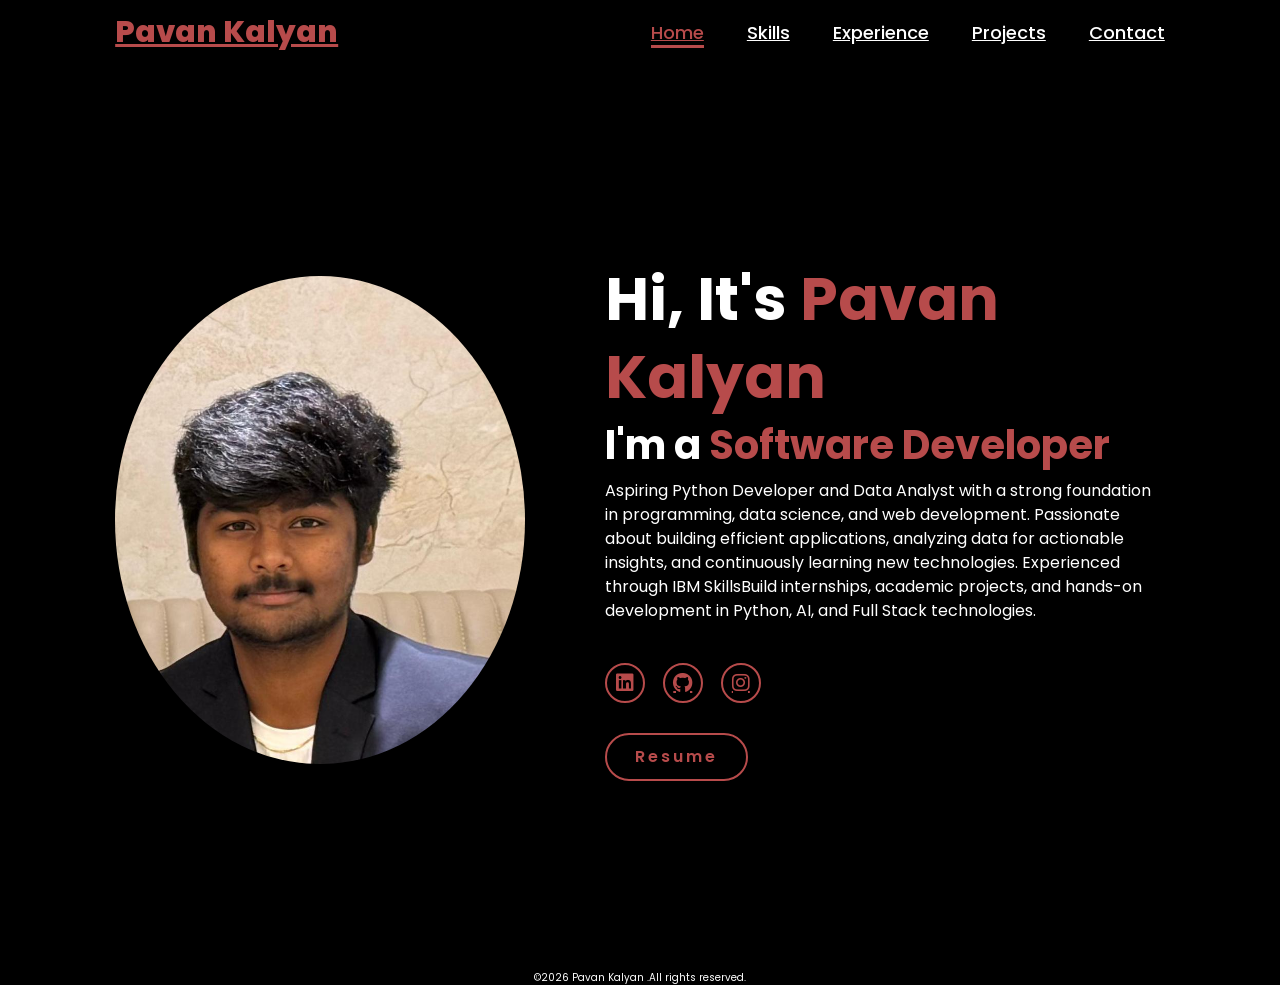
<file: index.html>
<!DOCTYPE html>
<html lang="en">

<head>
    <meta charset="UTF-8">
    <meta name="viewport" content="width=device-width, initial-scale=1.0">
    <link rel="stylesheet" href="https://cdnjs.cloudflare.com/ajax/libs/font-awesome/6.5.2/css/all.min.css">
    <link href="https://cdn.jsdelivr.net/npm/bootstrap@5.3.8/dist/css/bootstrap.min.css" rel="stylesheet"
        integrity="sha384-sRIl4kxILFvY47J16cr9ZwB07vP4J8+LH7qKQnuqkuIAvNWLzeN8tE5YBujZqJLB" crossorigin="anonymous">
    <link rel="stylesheet" href="style.css">
    <title>Portfolio Website</title>
</head>

<body style="padding: 0%;">
    <header>
        <a href="#" class="logo">Pavan Kalyan </a>

        <nav>
            <a href="index.html" class="active"> Home</a>
            <a href="skills.html">Skills</a>
            <a href="experience.html">Experience</a>
            <a href="projects.html">Projects</a>
            <a href="contact.html">Contact</a>
        </nav>
    </header>
    <section class="home">
        <div class="home-img">
            <img src="home.jpeg" alt="">
        </div>
        <div class="home-content">
            <h1>Hi, It's <span>Pavan Kalyan</span></h1>
            <h3 class="typing-text">I'm a <span></span></h3>
            <p>Aspiring Python Developer and Data Analyst with a strong foundation in programming, data science, and web
                development. Passionate about building efficient applications, analyzing data for actionable insights,
                and continuously learning new technologies. Experienced through IBM SkillsBuild internships, academic
                projects, and hands-on development in Python, AI, and Full Stack technologies.
            </p>
            <div class="social-icons">
                <a href="https://www.linkedin.com/in/venkat-pavan-kalyan-kunchala-11a5a7319/"><i
                        class="fa-brands fa-linkedin"></i></a>
                <a href="https://github.com/pavan100305"><i class="fa-brands fa-github"></i></a>
                <a href="https://www.instagram.com/lostinshinen/"><i class="fa-brands fa-instagram"></i></a>
            </div>
            <a href="Resume Venkat Pavan Kalyan.pdf" download="Pavan_kalyan_Resume.pdf" class="btn">Resume</a>
        </div>
    </section>
</body>
<footer class="home">&copy;2026 Pavan Kalyan .All rights reserved.</footer>
</html>
</file>
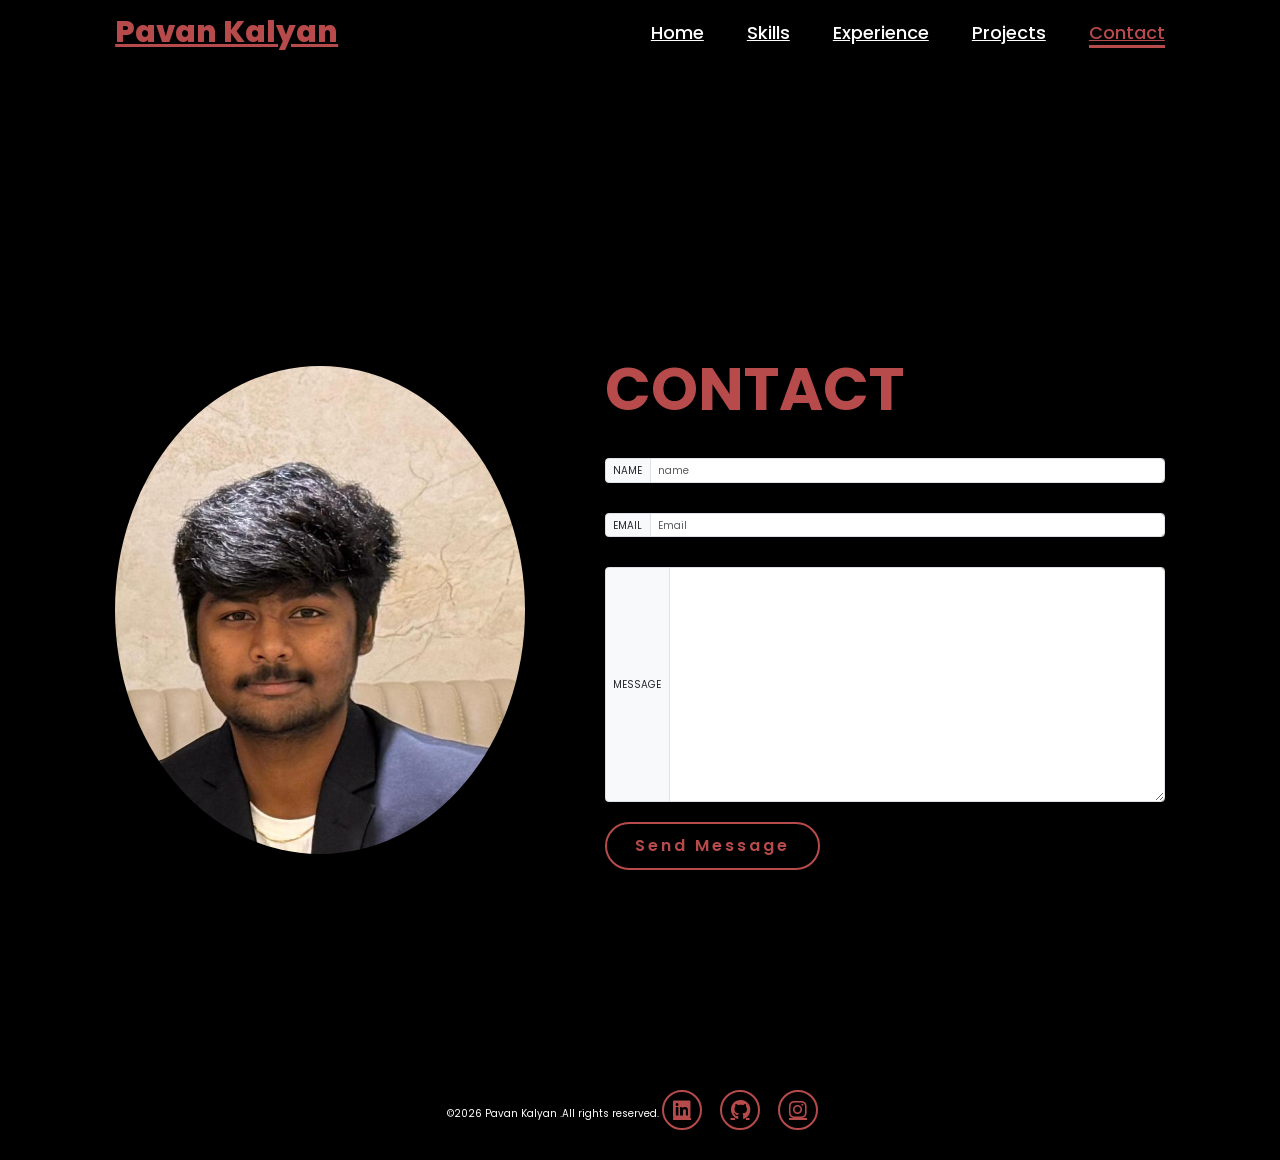
<file: contact.html>
<!DOCTYPE html>
<html lang="en">

<head>
    <meta charset="UTF-8">
    <meta name="viewport" content="width=device-width, initial-scale=1.0">
    <link rel="stylesheet" href="https://cdnjs.cloudflare.com/ajax/libs/font-awesome/6.5.2/css/all.min.css">
    <link href="https://cdn.jsdelivr.net/npm/bootstrap@5.3.8/dist/css/bootstrap.min.css" rel="stylesheet"
        integrity="sha384-sRIl4kxILFvY47J16cr9ZwB07vP4J8+LH7qKQnuqkuIAvNWLzeN8tE5YBujZqJLB" crossorigin="anonymous">
    <link rel="stylesheet" href="style.css">
    <title>Portfolio Website</title>
</head>

<body>
    <header>
        <a href="#" class="logo">Pavan Kalyan </a>

        <nav>
            <a href="index.html"> Home</a>
            <a href="skills.html">Skills</a>
            <a href="experience.html">Experience</a>
            <a href="projects.html">Projects</a>
            <a href="contact.html" class="active">Contact</a>
        </nav>
    </header>
    <section class="home">
        <div class="home-img">
            <img src="home.jpeg" alt="">
        </div>
        <div class="home-content">
            <h1> <span>CONTACT</span></h1>
            <div class="skills-container">
                <div class="input-group mb-3">
                    <span class="input-group-text" id="basic-addon1">NAME</span>
                    <input type="text" class="form-control" placeholder="name" required>
                </div>
                <div class="input-group mb-3">
                    <span class="input-group-text" id="basic-addon1">EMAIL</span>
                    <input type="email" class="form-control" placeholder="Email" required>
                </div>
                <div class="input-group">
                    <span class="input-group-text">MESSAGE</span>
                    <textarea class="form-control" aria-label="With textarea" rows="15" required> </textarea>
                </div>
                <button type="submit" class="btn">Send Message</button>
            </div>
        </div>
    </section>
</body>
<footer class="home">
    <div class="social-icons"> &copy;2026 Pavan Kalyan .All rights reserved.
        <a href="https://www.linkedin.com/in/venkat-pavan-kalyan-kunchala-11a5a7319/"><i class="fa-brands fa-linkedin"></i></a>
        <a href="https://github.com/pavan100305"><i class="fa-brands fa-github"></i></a>
        <a href="https://www.instagram.com/lostinshinen/"><i class="fa-brands fa-instagram"></i></a>
    </div>
</footer>

</html>
</file>
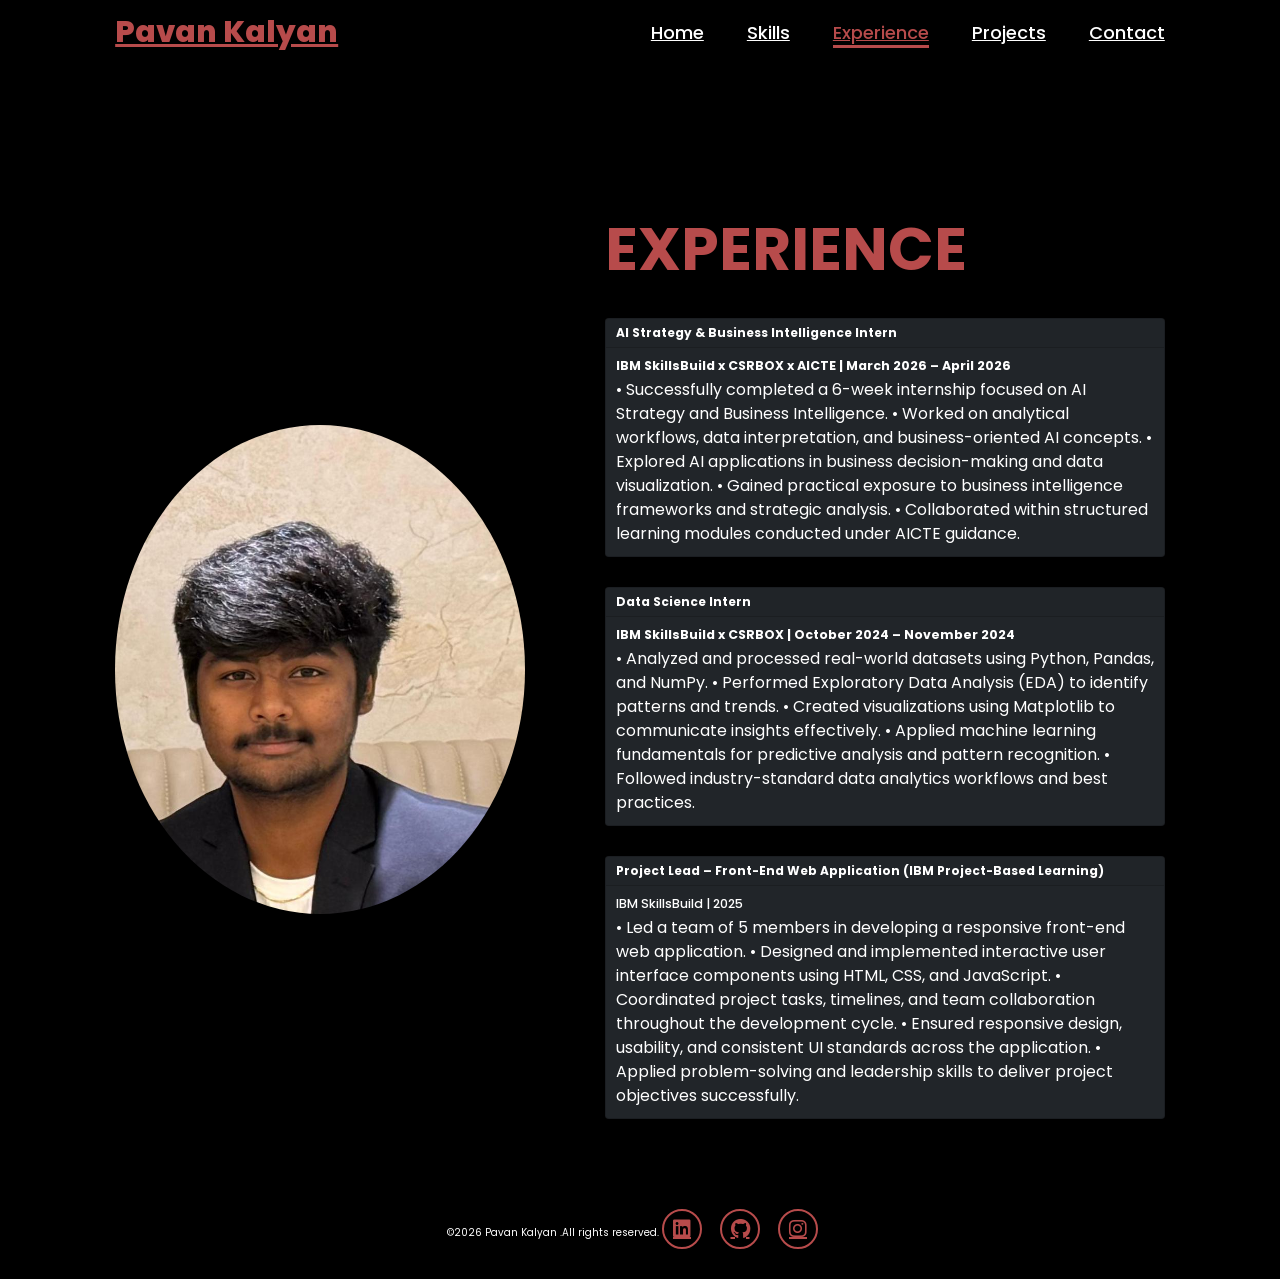
<file: experience.html>
<!DOCTYPE html>
<html lang="en">

<head>
    <meta charset="UTF-8">
    <meta name="viewport" content="width=device-width, initial-scale=1.0">
    <link rel="stylesheet" href="https://cdnjs.cloudflare.com/ajax/libs/font-awesome/6.5.2/css/all.min.css">
    <link href="https://cdn.jsdelivr.net/npm/bootstrap@5.3.8/dist/css/bootstrap.min.css" rel="stylesheet"
        integrity="sha384-sRIl4kxILFvY47J16cr9ZwB07vP4J8+LH7qKQnuqkuIAvNWLzeN8tE5YBujZqJLB" crossorigin="anonymous">
    <link rel="stylesheet" href="style.css">
    <title>Portfolio Website</title>
</head>

<body>
    <header>
        <a href="#" class="logo">Pavan Kalyan </a>

        <nav>
            <a href="index.html"> Home</a>
            <a href="skills.html">Skills</a>
            <a href="experience.html" class="active">Experience</a>
            <a href="projects.html">Projects</a>
            <a href="contact.html">Contact</a>
        </nav>
    </header>
    <section class="home">
        <div class="home-img">
            <img src="home.jpeg" alt="">
        </div>
        <div class="home-content">
            <h1> <span>EXPERIENCE</span></h1>
            <div class="skills-container">
                <div class="card text-bg-dark mb-3" style="max-width: auto;">
                    <div class="card-header" style="font-size: larger;"><b>AI Strategy & Business Intelligence Intern </b></div>
                    <div class="card-body">
                        <h5 class="card-title"> <b>IBM SkillsBuild x CSRBOX x AICTE | March 2026 – April 2026</b></h5>
                        <p class="card-text">
                            • Successfully completed a 6-week internship focused on AI Strategy and Business
                            Intelligence.
                            • Worked on analytical workflows, data interpretation, and business-oriented AI concepts.
                            • Explored AI applications in business decision-making and data visualization.
                            • Gained practical exposure to business intelligence frameworks and strategic analysis.
                            • Collaborated within structured learning modules conducted under AICTE guidance.</p>
                    </div>
                </div>
                <div class="card text-bg-dark mb-3" style="max-width: auto;">
                    <div class="card-header" style="font-size: larger;"><b>Data Science Intern </b></div>
                    <div class="card-body">
                        <h5 class="card-title"><b>IBM SkillsBuild x CSRBOX | October 2024 – November 2024 </b></h5>
                        <p class="card-text">
                            • Analyzed and processed real-world datasets using Python, Pandas, and NumPy.
                            • Performed Exploratory Data Analysis (EDA) to identify patterns and trends.
                            • Created visualizations using Matplotlib to communicate insights effectively.
                            • Applied machine learning fundamentals for predictive analysis and pattern recognition.
                            • Followed industry-standard data analytics workflows and best practices.</p>
                    </div>
                </div>
                <div class="card text-bg-dark mb-3" style="max-width: auto;">
                    <div class="card-header" style="font-size: larger;"><b>Project Lead – Front-End Web Application (IBM
                            Project-Based Learning) </b></div>
                    <div class="card-body">
                        <h5 class="card-title">IBM SkillsBuild | 2025</h5>
                        <p class="card-text">
                            • Led a team of 5 members in developing a responsive front-end web application.
                            • Designed and implemented interactive user interface components using HTML, CSS, and
                            JavaScript.
                            • Coordinated project tasks, timelines, and team collaboration throughout the development
                            cycle.
                            • Ensured responsive design, usability, and consistent UI standards across the application.
                            • Applied problem-solving and leadership skills to deliver project objectives successfully.
                        </p>
                    </div>
                </div>
            </div>
        </div>
    </section>
</body>
<footer class="home"> <div class="social-icons">&copy;2026 Pavan Kalyan .All rights reserved.

                    <a href="https://www.linkedin.com/in/venkat-pavan-kalyan-kunchala-11a5a7319/"><i
                        class="fa-brands fa-linkedin"></i></a>
                <a href="https://github.com/pavan100305"><i class="fa-brands fa-github"></i></a>
                <a href="https://www.instagram.com/lostinshinen/"><i class="fa-brands fa-instagram"></i></a>
                </div>
                </footer>
</html>
</file>
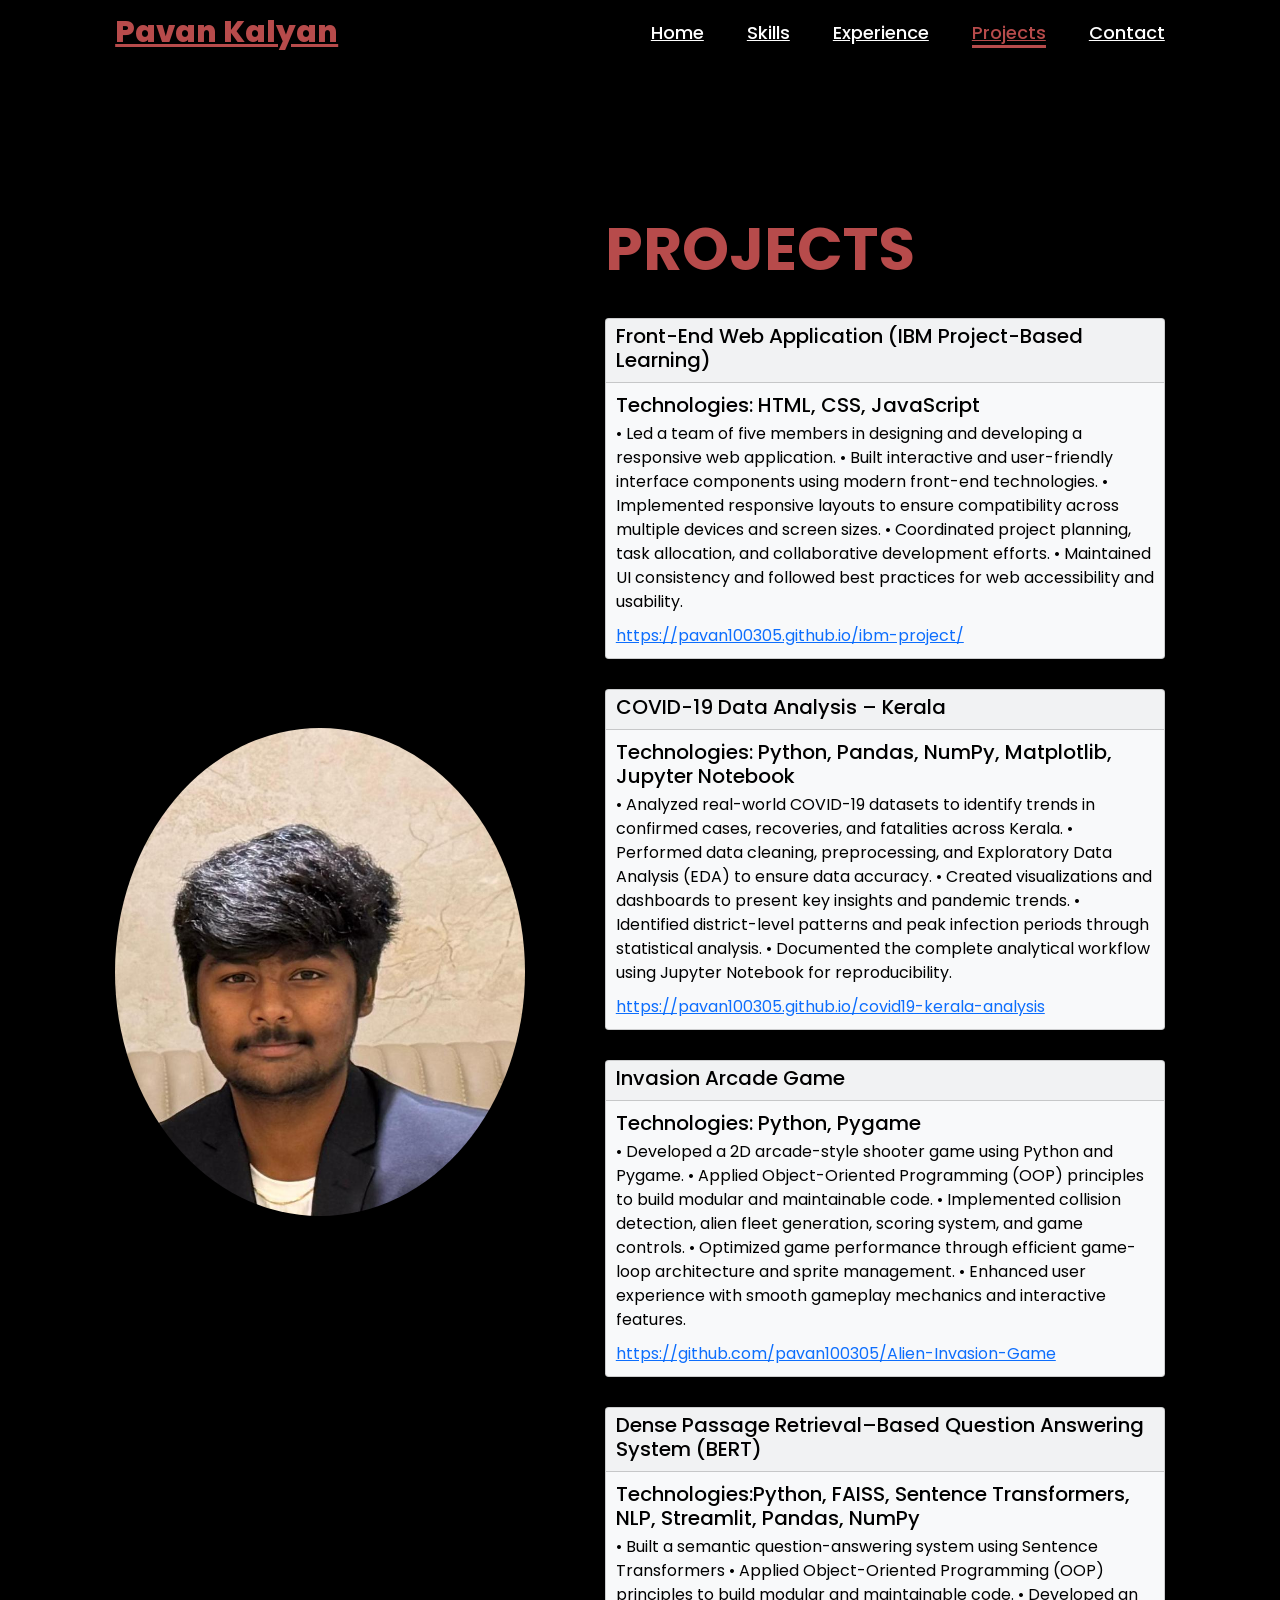
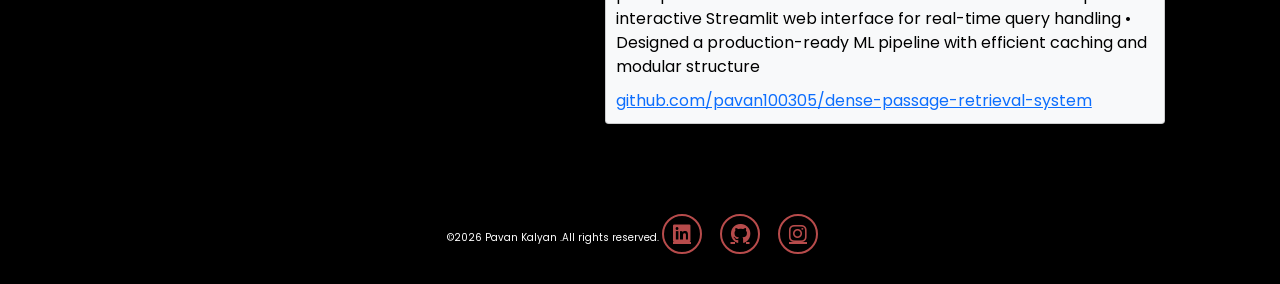
<file: projects.html>
<!DOCTYPE html>
<html lang="en">

<head>
  <meta charset="UTF-8">
  <meta name="viewport" content="width=device-width, initial-scale=1.0">
  <link rel="stylesheet" href="https://cdnjs.cloudflare.com/ajax/libs/font-awesome/6.5.2/css/all.min.css">
  <link href="https://cdn.jsdelivr.net/npm/bootstrap@5.3.8/dist/css/bootstrap.min.css" rel="stylesheet"
    integrity="sha384-sRIl4kxILFvY47J16cr9ZwB07vP4J8+LH7qKQnuqkuIAvNWLzeN8tE5YBujZqJLB" crossorigin="anonymous">
  <link rel="stylesheet" href="style.css">
  <title>Portfolio Website</title>
</head>

<body>
  <header>
    <a href="#" class="logo">Pavan Kalyan </a>

    <nav>
      <a href="index.html"> Home</a>
      <a href="skills.html">Skills</a>
      <a href="experience.html">Experience</a>
      <a href="projects.html" class="active">Projects</a>
      <a href="contact.html">Contact</a>
    </nav>
  </header>
  <section class="home">
    <div class="home-img">
      <img src="home.jpeg" alt="">
    </div>
    <div class="home-content">

      <h1> <span>PROJECTS</span></h1>
      <div class="skills-container">
        <div class="card text-bg-light mb-3 " style="max-width: auto;">
          <div class="card-header">
            <h2>Front-End Web Application (IBM Project-Based Learning)</h2>
          </div>
          <div class="card-body">
            <h2 class="card-title">Technologies: HTML, CSS, JavaScript</h2>
            <p class="card-text" style="font-size: medium;">• Led a team of five members in designing and developing a
              responsive web application.
              • Built interactive and user-friendly interface components using modern front-end technologies.
              • Implemented responsive layouts to ensure compatibility across multiple devices and screen sizes.
              • Coordinated project planning, task allocation, and collaborative development efforts.
              • Maintained UI consistency and followed best practices for web accessibility and usability.</p>
            <a href="https://pavan100305.github.io/ibm-project/"
              style="font-size: medium;">https://pavan100305.github.io/ibm-project/</a>
          </div>
        </div>
        <div class="card text-bg-light mb-3" style="max-width: auto;">
          <div class="card-header">
            <h2>COVID-19 Data Analysis – Kerala</h2>
          </div>
          <div class="card-body">
            <h2 class="card-title">Technologies: Python, Pandas, NumPy, Matplotlib, Jupyter Notebook</h2>
            <p class="card-text" style="font-size: medium;">
              • Analyzed real-world COVID-19 datasets to identify trends in confirmed cases, recoveries, and fatalities
              across Kerala.
              • Performed data cleaning, preprocessing, and Exploratory Data Analysis (EDA) to ensure data accuracy.
              • Created visualizations and dashboards to present key insights and pandemic trends.
              • Identified district-level patterns and peak infection periods through statistical analysis.
              • Documented the complete analytical workflow using Jupyter Notebook for reproducibility.</p>
            <a href="https://pavan100305.github.io/covid19-kerala-analysis"
              style="font-size: medium;">https://pavan100305.github.io/covid19-kerala-analysis </a>
          </div>
        </div>
        <div class="card text-bg-light mb-3" style="max-width: auto;">
          <div class="card-header">
            <h2> Invasion Arcade Game </h2>
          </div>
          <div class="card-body">
            <h2 class="card-title">Technologies: Python, Pygame</h2>
            <p class="card-text" style="font-size: medium;">
              • Developed a 2D arcade-style shooter game using Python and Pygame.
              • Applied Object-Oriented Programming (OOP) principles to build modular and maintainable code.
              • Implemented collision detection, alien fleet generation, scoring system, and game controls.
              • Optimized game performance through efficient game-loop architecture and sprite management.
              • Enhanced user experience with smooth gameplay mechanics and interactive features.</p>
            <a href="https://github.com/pavan100305/Alien-Invasion-Game"
              style="font-size: medium;">https://github.com/pavan100305/Alien-Invasion-Game</a>
          </div>
        </div>
        <div class="card text-bg-light mb-3" style="max-width: auto;">
          <div class="card-header">
            <h2>Dense Passage Retrieval–Based Question Answering System (BERT)</h2>
          </div>
          <div class="card-body">
            <h2 class="card-title">Technologies:Python, FAISS, Sentence Transformers, NLP, Streamlit, Pandas, NumPy</h2>
            <p class="card-text" style="font-size: medium;">
              • Built a semantic question-answering system using Sentence Transformers
              • Applied Object-Oriented Programming (OOP) principles to build modular and maintainable code.
              • Developed an interactive Streamlit web interface for real-time query handling
              • Designed a production-ready ML pipeline with efficient caching and modular structure</p>
            <a href=" github.com/pavan100305/dense-passage-retrieval-system " style="font-size: medium;">
              github.com/pavan100305/dense-passage-retrieval-system</a>
          </div>
        </div>
      </div>
    </div>
  </section>

</body>
<footer class="home"> <div class="social-icons">&copy;2026 Pavan Kalyan .All rights reserved.
                    <a href="https://www.linkedin.com/in/venkat-pavan-kalyan-kunchala-11a5a7319/"><i
                        class="fa-brands fa-linkedin"></i></a>
                <a href="https://github.com/pavan100305"><i class="fa-brands fa-github"></i></a>
                <a href="https://www.instagram.com/lostinshinen/"><i class="fa-brands fa-instagram"></i></a>
                </div>
</footer>
</html>
</file>
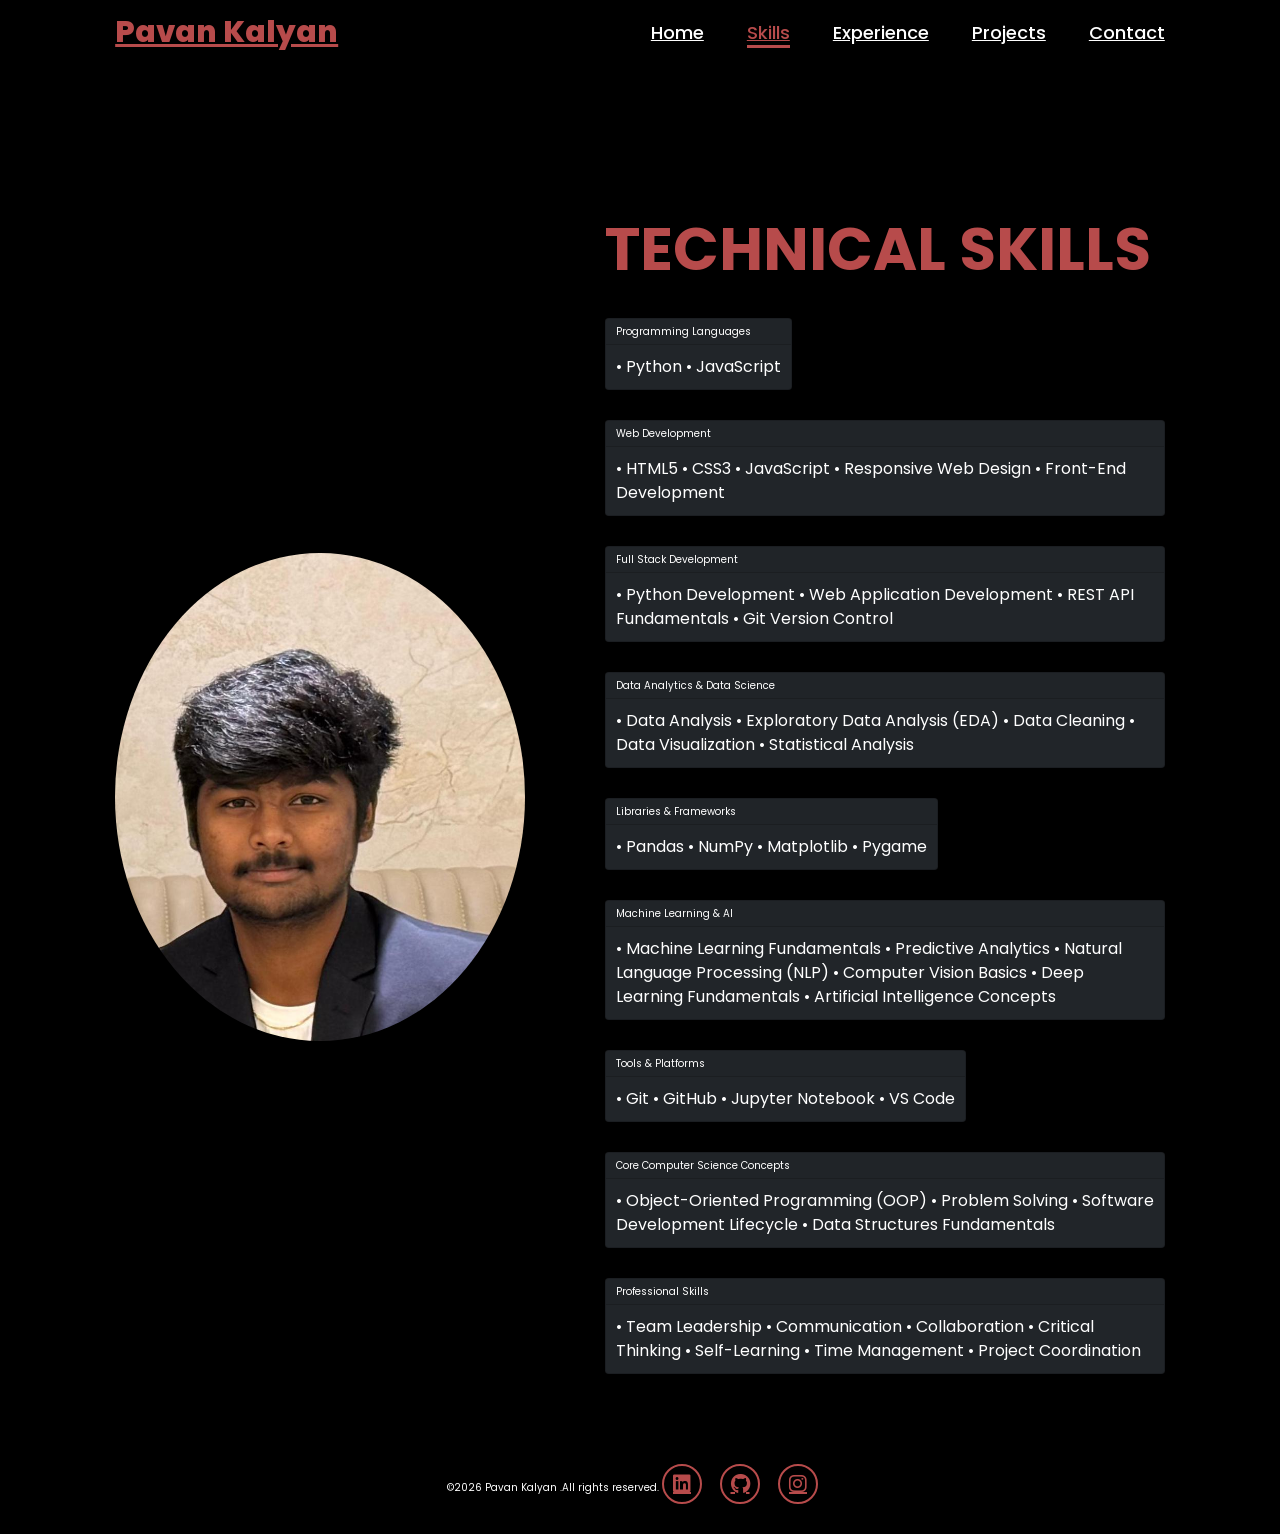
<file: skills.html>
<!DOCTYPE html>
<html lang="en">

<head>
    <meta charset="UTF-8">
    <meta name="viewport" content="width=device-width, initial-scale=1.0">
    <link rel="stylesheet" href="https://cdnjs.cloudflare.com/ajax/libs/font-awesome/6.5.2/css/all.min.css">
    <link href="https://cdn.jsdelivr.net/npm/bootstrap@5.3.8/dist/css/bootstrap.min.css" rel="stylesheet"
        integrity="sha384-sRIl4kxILFvY47J16cr9ZwB07vP4J8+LH7qKQnuqkuIAvNWLzeN8tE5YBujZqJLB" crossorigin="anonymous">
    <link rel="stylesheet" href="style.css">
    <title>Portfolio Website</title>
</head>

<body>
    <header>
        <a href="#" class="logo">Pavan Kalyan </a>

        <nav>
            <a href="index.html"> Home</a>
            <a href="skills.html" class="active">Skills</a>
            <a href="experience.html">Experience</a>
            <a href="projects.html">Projects</a>
            <a href="contact.html">Contact</a>
        </nav>
    </header>
    <section class="home">
        <div class="home-img">
            <img src="home.jpeg" alt="">
        </div>
        <div class="home-content">
            <h1> <span>TECHNICAL SKILLS</span></h1>
            <div class="skills-container">
                <div class="card text-bg-dark mb-3" style="max-width:auto;">
                    <div class="card-header">Programming Languages</div>
                    <div class="card-body">
                        <p class="card-text">
                            • Python
                            • JavaScript</p>
                    </div>
                </div>

                <div class="card text-bg-dark mb-3" style="max-width:auto;">
                    <div class="card-header">Web Development</div>
                    <div class="card-body">
                        <p class="card-text">
                            • HTML5
                            • CSS3
                            • JavaScript
                            • Responsive Web Design
                            • Front-End Development</p>
                    </div>
                </div>
                <div class="card text-bg-dark mb-3" style="max-width:auto;">
                    <div class="card-header">Full Stack Development</div>
                    <div class="card-body">
                        <p class="card-text">
                            • Python Development
                            • Web Application Development
                            • REST API Fundamentals
                            • Git Version Control
                        </p>
                    </div>
                </div>
                <div class="card text-bg-dark mb-3" style="max-width:auto;">
                    <div class="card-header">Data Analytics & Data Science</div>
                    <div class="card-body">
                        <p class="card-text">
                            • Data Analysis
                            • Exploratory Data Analysis (EDA)
                            • Data Cleaning
                            • Data Visualization
                            • Statistical Analysis</p>
                    </div>
                </div>
                <div class="card text-bg-dark mb-3" style="max-width:auto;">
                    <div class="card-header">Libraries & Frameworks</div>
                    <div class="card-body">
                        <p class="card-text">
                            • Pandas
                            • NumPy
                            • Matplotlib
                            • Pygame</p>
                    </div>
                </div>
                <div class="card text-bg-dark mb-3" style="max-width:auto;">
                    <div class="card-header">Machine Learning & AI</div>
                    <div class="card-body">
                        <p class="card-text">
                            • Machine Learning Fundamentals
                            • Predictive Analytics
                            • Natural Language Processing (NLP)
                            • Computer Vision Basics
                            • Deep Learning Fundamentals
                            • Artificial Intelligence Concepts</p>
                    </div>
                </div>
                <div class="card text-bg-dark mb-3" style="max-width:auto;">
                    <div class="card-header">Tools & Platforms</div>
                    <div class="card-body">
                        <p class="card-text">
                            • Git
                            • GitHub
                            • Jupyter Notebook
                            • VS Code</p>
                    </div>
                </div>
                <div class="card text-bg-dark mb-3" style="max-width:auto;">
                    <div class="card-header">Core Computer Science Concepts</div>
                    <div class="card-body">
                        <p class="card-text">
                            • Object-Oriented Programming (OOP)
                            • Problem Solving
                            • Software Development Lifecycle
                            • Data Structures Fundamentals</p>
                    </div>
                </div>
                <div class="card text-bg-dark mb-3" style="max-width:auto;">
                    <div class="card-header">Professional Skills</div>
                    <div class="card-body">
                        <p class="card-text">
                            • Team Leadership
                            • Communication
                            • Collaboration
                            • Critical Thinking
                            • Self-Learning
                            • Time Management
                            • Project Coordination</p>
                    </div>
                </div>
            </div>
        </div>
    </section>

</body>
<footer class="home">
    <div class="social-icons">&copy;2026 Pavan Kalyan .All rights reserved.
        <a href="https://www.linkedin.com/in/venkat-pavan-kalyan-kunchala-11a5a7319/"><i
                class="fa-brands fa-linkedin"></i></a>
        <a href="https://github.com/pavan100305"><i class="fa-brands fa-github"></i></a>
        <a href="https://www.instagram.com/lostinshinen/"><i class="fa-brands fa-instagram"></i></a>
    </div>

</html>
</file>
<file: style.css>
@import url('https://fonts.googleapis.com/css2?family=Poppins:wght@100;200;300;400;500;600&display=swap');

* {
    margin: 0;
    padding: 0;
    box-sizing: border-box;
    text-decoration: none;
    border: none;
    outline: none;
    font-family: 'Poppins', sans-serif;
}

html {
    font-size: 62.5%;
}

body {
    width: 100%;
    height: 100vh;
    overflow-x: hidden;
    background-color: black;
    color: white;
    padding-top: 90px;


}

header {
    position: fixed;
    top: 0;
    left: 0;
    width: 100%;
    padding: 1rem 9%;
    background-color: transparent;
     backdrop-filter: blur(10px);
    filter: drop-shadow(10px);
    display: flex;
    justify-content: space-between;
    align-items: center;
    z-index: 100;
}

.logo {
    font-size: 3rem;
    color: #b74b4b;
    font-weight: 800;
    cursor: pointer;
    transition: 0.5s ease;
}

.logo:hover {
    transform: scale(1.1);
}

nav a {
    font-size: 1.8rem;
    color: white;
    margin-left: 4rem;
    font-weight: 500;
    transition: 0.3s ease;
    border-bottom: 3px solid transparent;
    position:sticky
}

nav a:hover,
nav a.active {
    color: #b74b4b;
    border-bottom: 3px solid #b74b4b;
}

@media(max-width:995px) {
    nav {
        position: absolute;
        display: fixed ;
        top: 0;
        right: 0;
        width: 40%;
        border-left: 3px solid #b74b4b;
        border-bottom: 3px solid #b74b4b;
        border-bottom-left-radius: 2rem;
        padding: 1rem solid;
        background-color: #161616;
        border-top: 0.1rem solid rgba(0, 0, 0, 0.1);
    }

    nav.active {
        display: block;
    }

    nav a {
        display: block;
        font-size: 2rem;
        margin: 3rem 0;
    }

    nav a:hover,
    nav a.active {
        padding: 1rem;
        border-radius: 0.5rem;
        border-bottom: 0.5rem solid #b74b4b;
    }
}

section {
    min-height: 100vh;
    padding: 5rem 9% 5rem;
    margin-top: 70px;
}

.skills-container {
    display: flex;
    flex-wrap: wrap;
    gap: 2rem;
    margin-top: 3rem;
}

.skills-container .card {
    width: auto;
}

.home {
    display: flex;
    justify-content: center;
    align-items: center;
    gap: 8rem;
    background-color: black;
}

.home .home-content h1 {
    font-size: 6rem;
    font-weight: 700;
    line-height: 1.3;
}

span {
    color: #b74b4b;
}

.home-content h3 {
    font-size: 4rem;
    margin-bottom: 1rem;
    font-weight: 700;
}

.home-content p {
    font-size: 1.6rem;
}

.home-img {
    border-radius: 50%;
}

.home-img img {
    position: relative;
    width: 32vw;
    border-radius: 50%;
    box-shadow: 0 0 25px solid #b74b4b;
    cursor: pointer;
    transition: 0.2s linear;
}

.home-img img:hover {
    font-size: 1.8rem;
    font-weight: 500;
}

.social-icons a {
    display: inline-flex;
    justify-content: center;
    align-items: center;
    width: 4rem;
    height: 4rem;
    background-color: transparent;
    border: 0.2rem solid #b74b4b;
    font-size: 2rem;
    border-radius: 50%;
    margin: 3rem 1.5rem 3rem 0;
    transition: 0.3s ease;
    color: #b74b4b;
}

.social-icons a:hover {
    color: black;
    transform: scale(1.3) translateY(-5px);
    background-color: #b74b4b;
    box-shadow: 0 0 25px #b74b4b;
}

.btn {
    display: inline-block;
    padding: 1rem 2.8rem;
    background-color: black;
    border-radius: 4rem;
    font-size: 1.6rem;
    color: #b74b4b;
    letter-spacing: 0.3rem;
    font-weight: 600;
    border: 2px solid #b74b4b;
    transition: 0.3s ease;
    cursor: pointer;
}

.btn:hover {
    transform: scale3d(1.03);
    background-color: #b74b4b;
    color: black;
    box-shadow: 0 0 25px #b74b4b;

}

.typing-text {
    font-size: 34px;
    font-weight: 600;
    min-width: 280px;
}

.typing-text span {
    position: relative;
}

.typing-text span::before {
    content: "Software Developer";
    color: #b74b4b;
    animation: words 20s infinite;
}

.typing-text span::after {
    content: "";
    background-color: black;
    position: absolute;
    width: calc(100% + 8px);
    height: 100%;
    border-left: 3px solid black;
    animation: cursor 0.6s infinite;
}

@keyframes cursor {
    to {
        border-left: 3px solid #b74b4b;
    }
}

@keyframes words {

    0%,
    20% {
        content: "Web Developer";
    }

    41%,
    60% {
        content: "Web Designer";
    }
}

@media (max-width: 1000px) {
    .home {
        gap: 4rem;
    }
}

@media(max-width:995px) {
    .home {
        flex-direction: column;
        margin: 5rem 4rem;
    }

    .home .home-content h3 {
        font-size: 2.5rem;
    }

    .home-content h1 {
        font-size: 5rem;
    }

    .home-img img {
        width: 70vw;
        margin-top: 4rem;
    }

    .input {
        max-width: 190px;
        height: 44px;
        background-color: #05060f0a;
        border-radius: .5rem;
        padding: 0 1rem;
        border: 2px solid transparent;
        font-size: 1rem;
        transition: border-color .3s cubic-bezier(.25, .01, .25, 1) 0s, color .3s cubic-bezier(.25, .01, .25, 1) 0s, background .2s cubic-bezier(.25, .01, .25, 1) 0s;
    }

    .label {
        display: block;
        margin-bottom: .3rem;
        font-size: .9rem;
        font-weight: bold;
        color: #05060f99;
        transition: color .3s cubic-bezier(.25, .01, .25, 1) 0s;
    }

    .input:hover,
    .input:focus,
    .input-group:hover .input {
        outline: none;
        border-color: #05060f;
    }

    .input-group:hover .label,
    .input:focus {
        color: #05060fc2;
    }

}
</file>
